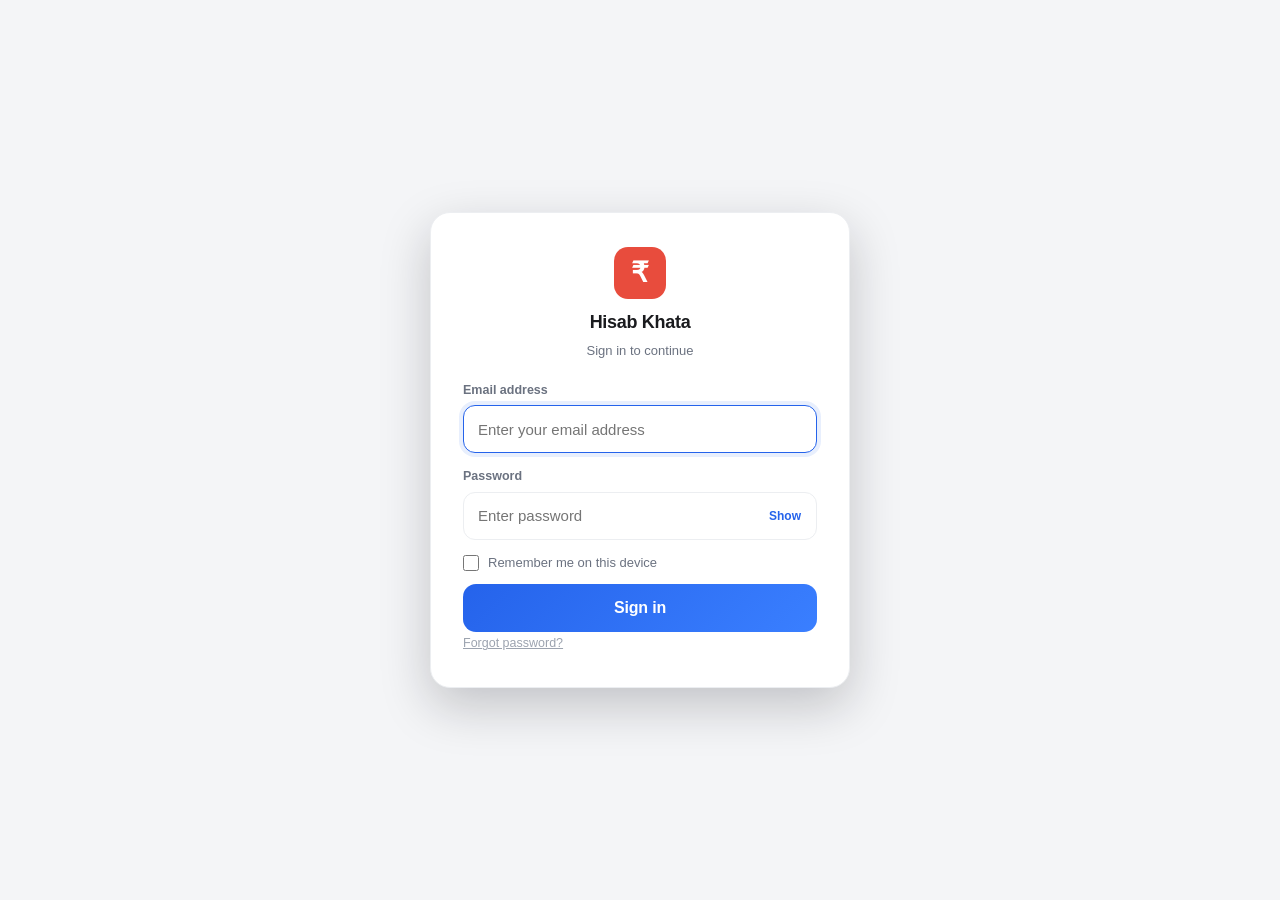
<file: index.html>
<!DOCTYPE html>
<html lang="en" data-theme="light">
<head>
<meta charset="UTF-8">
<meta name="viewport" content="width=device-width, initial-scale=1.0">
<meta name="color-scheme" content="light dark">
<meta name="theme-color" content="#F4F5F7" id="metaTheme">
<script>
try{
  var hisabTheme=localStorage.getItem('hisab-theme')==='dark'?'dark':'light';
  document.documentElement.setAttribute('data-theme',hisabTheme);
  document.documentElement.style.colorScheme=hisabTheme;
  document.getElementById('metaTheme')?.setAttribute('content',hisabTheme==='dark'?'#0B0D10':'#F4F5F7');
}catch(e){}
</script>
<title>Hisab Khata</title>
<link rel="stylesheet" href="style.css?v=20260917-darkfix">
<link rel="icon" href="data:image/svg+xml,<svg xmlns='http://www.w3.org/2000/svg' viewBox='0 0 100 100'><rect width='100' height='100' rx='24' fill='%23E84C3D'/><text y='70' x='50' font-size='55' text-anchor='middle' fill='white' font-family='sans-serif' font-weight='bold'>₹</text></svg>">
</head>
<body>

<svg style="display:none" xmlns="http://www.w3.org/2000/svg">
<defs>
<g id="i-plus" fill="none" stroke="currentColor" stroke-width="2.4" stroke-linecap="round"><line x1="12" y1="5" x2="12" y2="19"/><line x1="5" y1="12" x2="19" y2="12"/></g>
<g id="i-minus" fill="none" stroke="currentColor" stroke-width="2.4" stroke-linecap="round"><line x1="5" y1="12" x2="19" y2="12"/></g>
<g id="i-x" fill="none" stroke="currentColor" stroke-width="2.4" stroke-linecap="round"><line x1="18" y1="6" x2="6" y2="18"/><line x1="6" y1="6" x2="18" y2="18"/></g>
<g id="i-search" fill="none" stroke="currentColor" stroke-width="2" stroke-linecap="round"><circle cx="11" cy="11" r="7"/><line x1="21" y1="21" x2="16.5" y2="16.5"/></g>
<g id="i-back" fill="none" stroke="currentColor" stroke-width="2.4" stroke-linecap="round" stroke-linejoin="round"><line x1="19" y1="12" x2="5" y2="12"/><polyline points="12 19 5 12 12 5"/></g>
<g id="i-phone" fill="none" stroke="currentColor" stroke-width="2" stroke-linecap="round" stroke-linejoin="round"><path d="M22 16.92v3a2 2 0 0 1-2.18 2 19.79 19.79 0 0 1-8.63-3.07 19.5 19.5 0 0 1-6-6 19.79 19.79 0 0 1-3.07-8.67A2 2 0 0 1 4.11 2h3a2 2 0 0 1 2 1.72 12.84 12.84 0 0 0 .7 2.81 2 2 0 0 1-.45 2.11L8.09 9.91a16 16 0 0 0 6 6l1.27-1.27a2 2 0 0 1 2.11-.45 12.84 12.84 0 0 0 2.81.7A2 2 0 0 1 22 16.92z"/></g>
<g id="i-whatsapp" fill="none" stroke="currentColor" stroke-width="2" stroke-linecap="round" stroke-linejoin="round"><path d="M12 3a9 9 0 0 0-7.8 13.5L3 21l4.7-1.2A9 9 0 1 0 12 3z"/><path d="M8.6 9.2c0 3.5 3 6.5 6.5 6.5l2-2.5-2.5-1-1 1c-1.5-.8-2.5-1.8-3.3-3.3l1-1-1-2.5-2.5 2z" fill="currentColor" stroke="none"/></g>
<g id="i-dots" fill="currentColor" stroke="none"><circle cx="12" cy="5" r="2"/><circle cx="12" cy="12" r="2"/><circle cx="12" cy="19" r="2"/></g>
<g id="i-download" fill="none" stroke="currentColor" stroke-width="2" stroke-linecap="round" stroke-linejoin="round"><path d="M21 15v4a2 2 0 0 1-2 2H5a2 2 0 0 1-2-2v-4"/><polyline points="7 10 12 15 17 10"/><line x1="12" y1="15" x2="12" y2="3"/></g>
<g id="i-call" fill="none" stroke="currentColor" stroke-width="2" stroke-linecap="round" stroke-linejoin="round"><path d="M22 16.92v3a2 2 0 0 1-2.18 2 19.79 19.79 0 0 1-8.63-3.07 19.5 19.5 0 0 1-6-6 19.79 19.79 0 0 1-3.07-8.67A2 2 0 0 1 4.11 2h3a2 2 0 0 1 2 1.72 12.84 12.84 0 0 0 .7 2.81 2 2 0 0 1-.45 2.11L8.09 9.91a16 16 0 0 0 6 6l1.27-1.27a2 2 0 0 1 2.11-.45 12.84 12.84 0 0 0 2.81.7A2 2 0 0 1 22 16.92z"/></g>
<g id="i-cog" fill="none" stroke="currentColor" stroke-width="2" stroke-linecap="round" stroke-linejoin="round"><circle cx="12" cy="12" r="3"/><path d="M19.4 15a1.65 1.65 0 0 0 .33 1.82l.06.06a2 2 0 0 1 0 2.83 2 2 0 0 1-2.83 0l-.06-.06a1.65 1.65 0 0 0-1.82-.33 1.65 1.65 0 0 0-1 1.51V21a2 2 0 0 1-2 2 2 2 0 0 1-2-2v-.09A1.65 1.65 0 0 0 9 19.4a1.65 1.65 0 0 0-1.82.33l-.06.06a2 2 0 0 1-2.83 0 2 2 0 0 1 0-2.83l.06-.06a1.65 1.65 0 0 0 .33-1.82 1.65 1.65 0 0 0-1.51-1H3a2 2 0 0 1-2-2 2 2 0 0 1 2-2h.09A1.65 1.65 0 0 0 4.6 9a1.65 1.65 0 0 0-.33-1.82l-.06-.06a2 2 0 0 1 0-2.83 2 2 0 0 1 2.83 0l.06.06a1.65 1.65 0 0 0 1.82.33H9a1.65 1.65 0 0 0 1-1.51V3a2 2 0 0 1 2-2 2 2 0 0 1 2 2v.09a1.65 1.65 0 0 0 1 1.51 1.65 1.65 0 0 0 1.82-.33l.06-.06a2 2 0 0 1 2.83 0 2 2 0 0 1 0 2.83l-.06.06a1.65 1.65 0 0 0-.33 1.82V9a1.65 1.65 0 0 0 1.51 1H21a2 2 0 0 1 2 2 2 2 0 0 1-2 2h-.09a1.65 1.65 0 0 0-1.51 1z"/></g>
<g id="i-upload" fill="none" stroke="currentColor" stroke-width="2" stroke-linecap="round" stroke-linejoin="round"><path d="M21 15v4a2 2 0 0 1-2 2H5a2 2 0 0 1-2-2v-4"/><polyline points="17 8 12 3 7 8"/><line x1="12" y1="3" x2="12" y2="15"/></g>
<g id="i-bell" fill="none" stroke="currentColor" stroke-width="2" stroke-linecap="round" stroke-linejoin="round"><path d="M18 8A6 6 0 0 0 6 8c0 7-3 9-3 9h18s-3-2-3-9"/><path d="M13.73 21a2 2 0 0 1-3.46 0"/></g>
<g id="i-lock" fill="none" stroke="currentColor" stroke-width="2" stroke-linecap="round" stroke-linejoin="round"><rect x="3" y="11" width="18" height="11" rx="2"/><path d="M7 11V7a5 5 0 0 1 10 0v4"/></g>
</defs>
</svg>

<div class="app" id="app">

  <!-- ============ HOME (parties list) ============ -->
  <div class="screen" id="screen-home">
    <header class="top">
      <div class="top-brand"><span class="logo">₹</span><span class="brand-name">Hisab Khata</span></div>
      <div class="top-actions no-center">
        <button class="icon-btn" id="searchBtn"><svg viewBox="0 0 24 24"><use href="#i-search"/></svg></button>
        <button class="icon-btn" id="downloadBtn"><svg viewBox="0 0 24 24"><use href="#i-download"/></svg></button>
        <button class="icon-btn" id="addBtn"><svg viewBox="0 0 24 24"><use href="#i-plus"/></svg></button>
        <button class="icon-btn" id="bellBtn"><svg viewBox="0 0 24 24"><use href="#i-bell"/></svg><span class="bell-dot hidden" id="bellDot"></span></button>
        <button class="icon-btn" id="settingsBtn"><svg viewBox="0 0 24 24"><use href="#i-cog"/></svg></button>
      </div>
    </header>

    <div class="search-row hidden" id="searchRow">
      <div class="search-box"><svg viewBox="0 0 24 24"><use href="#i-search"/></svg><input id="partySearch" placeholder="Search supplier, bill, note, amount…" autocomplete="off"><button class="search-clear hidden" id="searchClear" type="button" aria-label="Clear search"><svg viewBox="0 0 24 24"><use href="#i-x"/></svg></button></div>
    </div>

    <div class="group-row hidden" id="groupRow"></div>

    <div class="home-summary">
      <div class="home-sum-seg">
        <span class="home-sum-k">Suppliers</span>
        <span class="home-sum-n" id="partyCount">0</span>
      </div>
      <div class="home-sum-divider"></div>
      <div class="home-sum-seg">
        <span class="home-sum-k">Total amount to pay</span>
        <span class="home-sum-v" id="headerToPay">₹0</span>
      </div>
    </div>

    <div class="section">
      <div class="party-list" id="partyList"></div>
    </div>
  </div>

  <!-- ============ KHATA (single party ledger) ============ -->
  <div class="screen hidden" id="screen-khata">
    <header class="top">
      <button class="icon-btn" id="backBtn"><svg viewBox="0 0 24 24"><use href="#i-back"/></svg></button>
      <div class="top-party" id="khataParty"></div>
      <div class="top-actions">
        <button class="icon-btn" id="khataCall"><svg viewBox="0 0 24 24"><use href="#i-phone"/></svg></button>
        <button class="icon-btn" id="khataMenu"><svg viewBox="0 0 24 24"><use href="#i-dots"/></svg></button>
      </div>
    </header>

    <div class="khata-balance" id="khataBalance"></div>

    <div class="khata-list" id="khataList"></div>

    <div class="fab-dock">
      <button class="fab gave" id="gaveBtn"><svg viewBox="0 0 24 24"><use href="#i-plus"/></svg><span>Purchase</span></button>
      <button class="fab got" id="gotBtn"><span>Payment</span><svg viewBox="0 0 24 24"><use href="#i-plus"/></svg></button>
    </div>
  </div>

  <!-- ============ FAB (home) ============ -->

</div>

<!-- ============ MODALS ============ -->
<div class="overlay" id="overlay"><div id="modalMount"></div></div>
<div class="lightbox" id="lightbox"></div>
<div class="toasts" id="toasts"></div>
<div id="printArea"></div>
<input type="file" id="restoreInput" accept=".json,application/json" style="display:none">

<!-- ============ LOGIN ============ -->
<div class="lock-screen hidden" id="lockScreen">
  <div class="lock-card">
    <div class="lock-logo">₹</div>
    <div class="lock-title">Hisab Khata</div>
    <div class="lock-sub" id="lockSub">Secure sign-in</div>
    <div class="login-form">
      <div class="login-field"><label>Email address</label><input id="loginUser" type="email" autocomplete="username" placeholder="Enter your email address"></div>
      <div class="login-field"><label>Password</label><div class="password-wrap"><input id="loginPass" type="password" autocomplete="current-password" placeholder="Enter password"><button type="button" class="password-toggle" id="loginPassToggle" aria-label="Show password">Show</button></div></div>
      <label class="remember-row"><input id="rememberMe" type="checkbox"><span>Remember me on this device</span></label>
      <div class="login-err hidden" id="loginErr" role="alert" aria-live="polite">Invalid email or password</div>
      <button class="big-save primary" id="loginBtn" type="button">Sign in</button>
      <button class="lock-link" id="loginForgot">Forgot password?</button>
    </div>
  </div>
</div>
<script src="app.js?v=20260917-restore-samecloud"></script>
</body>
</html>
</file>
<file: style.css>
/* ============================================================
   Purchase & Payment — Supplier Book
   style.css
   ============================================================ */
:root{
  --red:#E84C3D; --red-dark:#D63A2B; --green:#1FA56E; --green-dark:#178C5C;
  --blue:#2563EB; --amber:#D97706;
  --bg:#F4F5F7; --card:#FFFFFF; --txt:#1A1B1E; --sub:#6B7280; --meta:#9CA3AF;
  --line:#ECEEF1; --line2:#DFE2E6;
  --shadow-sm:0 1px 2px rgba(16,20,28,.06);
  --shadow-md:0 6px 18px rgba(16,20,28,.10);
  --shadow-lg:0 18px 50px rgba(16,20,28,.22);
  --r:16px; --r-sm:12px;
  --trans-fast:0.12s cubic-bezier(0.2, 0.9, 0.3, 1);
  --trans-base:0.18s cubic-bezier(0.2, 0.9, 0.3, 1);
  color-scheme:light;
}
html[data-theme="dark"]{
  --bg:#0F1013; --card:#17181D; --txt:#ECEDF1; --sub:#9AA0AB; --meta:#6E7480;
  --line:#25272E; --line2:#30333B;
  --red:#F0604E; --green:#2BB87F; --blue:#4C82F0; --amber:#E89535;
  --shadow-sm:0 1px 2px rgba(0,0,0,.4);
  --shadow-md:0 6px 18px rgba(0,0,0,.5);
  color-scheme:dark;
}

*{margin:0;padding:0;box-sizing:border-box}
html,body{height:100%}
body{
  font-family:-apple-system,BlinkMacSystemFont,'Segoe UI',Inter,Roboto,Helvetica,Arial,sans-serif;
  background:var(--bg); color:var(--txt); font-size:14px; line-height:1.45;
  -webkit-font-smoothing:antialiased;
}
::-webkit-scrollbar{width:9px}
::-webkit-scrollbar-thumb{background:var(--line2);border-radius:5px}
button{font-family:inherit;cursor:pointer}
input,select,textarea{font-family:inherit;font-size:15px;color:var(--txt)}

.app{max-width:560px;margin:0 auto;min-height:100vh;position:relative;background:var(--bg)}

/* ========== MOBILE OPTIMIZATION ========== */
@media (max-width:420px){
  .app{max-width:100%}
  .top{padding:10px 14px;gap:8px}
  .top-brand{font-size:17px}
  .logo{width:32px;height:32px;font-size:17px}
  .icon-btn{width:40px;height:40px}
  .home-summary{margin:12px 14px 4px;padding:12px 14px;gap:8px}
  .home-sum-k{font-size:11px}
  .home-sum-n{font-size:14px}
  .home-sum-v{font-size:14px}
  .section{padding:12px 14px}
  .party-list{gap:8px}
  .party{padding:12px 13px;gap:11px;border-radius:14px}
  .party-av{width:42px;height:42px;font-size:14px}
  .party-name{font-size:14px}
  .party-sub{font-size:11px}
  .party-bal{font-size:13.5px}
  .party-tag{font-size:9px;padding:2px 6px}
  .search-row{padding:10px 14px}
  .search-box{padding:9px 12px;gap:8px}
  .search-box input{font-size:14px}
  .field input, .field select{padding:12px 13px;font-size:14px}
  .field label{font-size:12px;margin-bottom:6px}
  .fab{padding:15px}
  .fab-dock{gap:10px;padding:14px 14px 18px}
  .khata-list{padding:12px 14px 110px}
  .khata-entry{gap:11px;padding:11px 0}
  .khata-entry .sign{width:36px;height:36px;font-size:16px}
  .sheet{border-radius:18px 18px 0 0}
  .sheet-head{padding:12px 16px 4px}
  .sheet-head h3{font-size:16px}
  .sheet-body{padding:4px 16px 16px}
}

@media (max-width:360px){
  .home-sum-seg{gap:6px}
  .home-summary{gap:6px}
  .party{padding:11px 12px}
  .party-av{width:40px;height:40px}
  .khata-entry{gap:10px}
}


/* ---------- top bar ---------- */
.top{
  display:flex;align-items:center;justify-content:space-between;
  padding:12px 18px;background:var(--card);border-bottom:1px solid var(--line);
  position:sticky;top:0;z-index:20;
}
.top-brand{font-size:19px;font-weight:800;letter-spacing:-.3px;display:flex;align-items:center;gap:9px}
.brand-txt{display:flex;flex-direction:column;line-height:1.1}
.brand-name{font-size:19px;font-weight:800;letter-spacing:-.3px}
.brand-sub{font-size:11px;font-weight:600;color:var(--green);letter-spacing:0}

/* ---------- home summary (Suppliers · count · total to pay, one row) ---------- */
.home-summary{
  display:flex;align-items:center;justify-content:space-between;gap:12px;
  margin:16px 18px 6px;padding:14px 16px;
  background:var(--card);border:1px solid var(--line);border-radius:var(--r);
}
.home-sum-seg{display:flex;align-items:center;gap:8px;min-width:0}
.home-sum-k{font-size:12.5px;font-weight:600;color:var(--sub)}
.home-sum-n{font-size:15px;font-weight:800;color:var(--txt);font-variant-numeric:tabular-nums}
.home-sum-v{font-size:16px;font-weight:800;color:var(--green);font-variant-numeric:tabular-nums;white-space:nowrap}
.home-sum-divider{width:1px;height:22px;background:var(--line2)}
.logo{
  width:34px;height:34px;border-radius:10px;background:var(--red);color:#fff;font-weight:800;
  display:flex;align-items:center;justify-content:center;font-size:19px;
}
.top-actions{display:flex;gap:6px;justify-self:end}
.top-party{flex:1;text-align:center;font-size:16px;font-weight:700;overflow:hidden;text-overflow:ellipsis;white-space:nowrap;padding:0 6px;justify-self:center}
.icon-btn{
  width:46px;height:46px;border-radius:13px;background:transparent;border:0;
  display:flex;align-items:center;justify-content:center;color:var(--sub);
}
.icon-btn:hover{background:var(--bg)}
.icon-btn svg{width:24px;height:24px}

/* ---------- search ---------- */
.search-row{padding:12px 18px;background:var(--card);border-bottom:1px solid var(--line)}
.search-box{
  display:flex;align-items:center;gap:9px;background:var(--bg);border:1px solid var(--line);
  border-radius:12px;padding:10px 14px;
}
.search-box svg{width:17px;height:17px;color:var(--meta)}
.search-box input{border:0;background:transparent;outline:none;flex:1;font-size:15px;color:var(--txt)}
.search-clear{
  width:26px;height:26px;border-radius:50%;border:0;background:var(--line2);
  display:flex;align-items:center;justify-content:center;flex-shrink:0;color:var(--sub);
  cursor:pointer;transition:background .12s;
}
.search-clear:hover{background:var(--line);color:var(--txt)}
.search-clear svg{width:13px;height:13px;color:inherit}

/* ---------- summary ---------- */
.summary{display:grid;grid-template-columns:1fr 1fr;gap:10px;padding:16px 18px 6px}
.sum-card{
  background:var(--card);border:1px solid var(--line);border-radius:var(--r);
  padding:14px 16px;
}
.sum-card:first-child{grid-column:1/-1}
.sum-card .sum-lbl{font-size:12px;font-weight:600;color:var(--sub)}
.sum-card .sum-val{font-size:20px;font-weight:800;letter-spacing:-.4px;margin-top:4px;font-variant-numeric:tabular-nums}
.sum-card.green .sum-val{color:var(--green)}
.sum-card.red .sum-val{color:var(--red)}
.sum-card.neutral .sum-val{color:var(--txt)}

/* ---------- section + party list ---------- */
.section{padding:16px 18px}
.section-head{display:flex;align-items:center;justify-content:space-between;margin-bottom:10px}
.section-head h2{font-size:16px;font-weight:700}
.count{font-size:12px;color:var(--meta);font-weight:600}
.party-list{display:flex;flex-direction:column;gap:10px;padding-bottom:90px}

.party{
  display:flex;align-items:center;gap:13px;background:var(--card);border:1px solid var(--line);
  border-radius:var(--r);padding:14px 15px;text-align:left;
  transition:box-shadow var(--trans-fast), transform var(--trans-fast), border-color var(--trans-base);
  width:100%;position:relative;
}
.party::before{
  content:'';position:absolute;inset:0;background:var(--bg);opacity:0;border-radius:var(--r);
  transition:opacity var(--trans-base);pointer-events:none;
}
.party:hover{
  box-shadow:var(--shadow-md);transform:translateY(-2px);border-color:var(--blue);
}
.party:hover::before{opacity:0.3}
.party-av{
  width:46px;height:46px;border-radius:50%;flex-shrink:0;display:flex;align-items:center;justify-content:center;
  font-size:16px;font-weight:700;color:#fff;background:linear-gradient(135deg, var(--blue), var(--blue));
  box-shadow:0 2px 8px rgba(0,0,0,.12);
  transition:transform var(--trans-fast), box-shadow var(--trans-fast);
  position:relative;z-index:1;
}
.party:hover .party-av{transform:scale(1.08);box-shadow:0 4px 12px rgba(0,0,0,.18)}
.party-main{flex:1;min-width:0;position:relative;z-index:1}
.party-name{
  font-size:16px;font-weight:800;white-space:nowrap;overflow:hidden;text-overflow:ellipsis;
  letter-spacing:-0.3px;color:var(--txt);
}
.party-sub{
  font-size:13px;color:var(--sub);margin-top:3px;white-space:nowrap;overflow:hidden;text-overflow:ellipsis;
  font-weight:500;
}
.party-right{
  text-align:right;flex-shrink:0;display:flex;flex-direction:column;gap:5px;
  align-items:flex-end;position:relative;z-index:1;
}
.party-bal{
  font-size:16px;font-weight:800;font-variant-numeric:tabular-nums;letter-spacing:-0.3px;
  transition:transform var(--trans-fast);
}
.party:hover .party-bal{transform:scale(1.06)}
.party-bal.you-get{color:var(--green)}
.party-bal.you-give{color:var(--red)}
.party-tag{
  font-size:10.5px;color:var(--meta);font-weight:700;text-transform:uppercase;letter-spacing:0.2px;
  margin-top:2px;transition:all var(--trans-base);
}
.party-tag.overdue{
  color:#fff;background:var(--red);padding:4px 10px;border-radius:6px;
  font-weight:800;box-shadow:0 2px 8px rgba(232,76,61,.3);
}
.party-tag.due-soon{
  color:#fff;background:var(--amber);padding:4px 10px;border-radius:6px;
  font-weight:800;box-shadow:0 2px 8px rgba(217,119,6,.3);
}
.party-tag.soon{
  color:#fff;background:var(--blue);padding:4px 10px;border-radius:6px;
  font-weight:800;box-shadow:0 2px 8px rgba(37,99,235,.3);
}

/* ========== STATUS BADGE INDICATORS ========== */
.party-status{
  display:inline-flex;align-items:center;gap:4px;
  font-size:10px;font-weight:700;padding:2px 8px;border-radius:999px;
  text-transform:uppercase;letter-spacing:0.2px;
  animation:slideIn var(--trans-base);
}
.party-status.balance-positive{background:rgba(31,165,110,.15);color:var(--green)}
.party-status.balance-negative{background:rgba(232,76,61,.15);color:var(--red)}
.party-status.balance-zero{background:rgba(148,163,184,.10);color:var(--meta)}
.party-status::before{
  content:'●';font-size:5px;
}
@keyframes slideIn{
  from{opacity:0;transform:translateX(-4px)}
  to{opacity:1;transform:translateX(0)}
}

.empty{padding:44px 20px;text-align:center;color:var(--meta)}
.empty .big{font-size:40px;margin-bottom:8px}
.empty p{font-size:14px;font-weight:600;color:var(--sub)}
.empty small{font-size:12px;color:var(--meta)}

/* ---------- khata date filter ---------- */
.khata-date-filter{padding:0 18px;margin:10px 0 2px}
.khata-date-filter:empty{display:none}
.date-filter{display:flex;gap:7px;overflow-x:auto;padding-bottom:2px}
.df-chip{
  flex-shrink:0;padding:7px 13px;border-radius:999px;border:1px solid var(--line2);
  background:var(--card);font-size:12.5px;font-weight:600;color:var(--sub);transition:all .14s;
}
.df-chip.active{background:var(--txt);border-color:var(--txt);color:var(--bg)}
.df-custom{display:flex;align-items:center;gap:8px;margin-top:9px}
.df-custom span{font-size:12px;color:var(--meta)}
.df-custom input{
  flex:1;padding:9px 11px;border:1.5px solid var(--line);border-radius:10px;outline:none;
  background:var(--card);font-size:13px;color:var(--txt);
}
.df-custom input:focus{border-color:var(--blue)}

/* ---------- khata bank card ---------- */
.khata-bank{padding:0 18px}
.khata-bank:not(:empty){margin:14px 0 2px}
.khata-bank{background:transparent}
.kb-head{display:flex;align-items:center;justify-content:space-between;margin-bottom:8px}
.kb-title{font-size:13px;font-weight:700;color:var(--sub)}
.kb-copy{font-size:12px;font-weight:600;color:var(--blue);background:transparent;border:1px solid var(--line);border-radius:8px;padding:5px 12px}
.kb-copy:hover{background:var(--bg)}
.kb-edit{font-size:12px;font-weight:600;color:var(--blue);background:transparent;border:1px solid var(--line);border-radius:8px;padding:5px 12px}
.kb-edit:hover{background:var(--bg)}
.kb-empty{background:var(--card);border:1px dashed var(--line2);border-radius:var(--r);padding:14px;text-align:center;font-size:12.5px;color:var(--meta)}
.kb-grid{
  background:var(--card);border:1px solid var(--line);border-radius:var(--r);padding:6px 14px;
  display:grid;grid-template-columns:1fr 1fr;gap:6px 16px;
}
.kb-item{display:flex;flex-direction:column;padding:8px 0;min-width:0}
.kb-item.full{grid-column:1/-1;border-bottom:1px solid var(--line)}
.kb-lbl{font-size:11px;color:var(--meta);font-weight:600;text-transform:uppercase;letter-spacing:.3px}
.kb-val{font-size:14px;font-weight:600;color:var(--txt);word-break:break-all;font-variant-numeric:tabular-nums}

/* ---------- settings ---------- */
.settings-note{font-size:12.5px;color:var(--sub);background:var(--bg);border:1px solid var(--line);border-radius:12px;padding:12px 14px;margin-bottom:4px;line-height:1.5}
.set-row{display:flex;align-items:center;justify-content:space-between;padding:13px 15px;border:1px solid var(--line);border-radius:12px;background:var(--card)}
.set-label{font-size:14.5px;font-weight:600;color:var(--txt)}
.set-select{
  flex:0 0 auto;padding:8px 10px;border:1.5px solid var(--line);border-radius:9px;
  background:var(--bg);font-size:13.5px;font-weight:600;color:var(--txt);outline:none;
  cursor:pointer;
}
.set-select:focus{border-color:var(--blue)}
.switch{width:46px;height:26px;border-radius:999px;border:0;background:var(--line2);position:relative;flex-shrink:0;transition:background .18s}
.switch .knob{position:absolute;top:3px;left:3px;width:20px;height:20px;border-radius:50%;background:#fff;box-shadow:0 1px 3px rgba(0,0,0,.25);transition:transform .18s}
.switch.on{background:var(--green)}
.switch.on .knob{transform:translateX(20px)}

/* ---------- khata view ---------- */
.khata-balance{
  background:linear-gradient(135deg, var(--card), rgba(255,255,255,0.8));
  border-bottom:2px solid var(--line);padding:20px;text-align:center;
  transition:all var(--trans-base);
}
.khata-balance .amt{
  font-size:32px;font-weight:900;letter-spacing:-.6px;font-variant-numeric:tabular-nums;
  transition:transform var(--trans-base);
}
.khata-balance .lbl{
  font-size:12px;font-weight:700;margin-top:4px;color:var(--sub);text-transform:uppercase;letter-spacing:0.2px;
}
.khata-balance.you-get .amt{color:var(--green);text-shadow:0 2px 8px rgba(31,165,110,.15)}
.khata-balance.you-give .amt{color:var(--red);text-shadow:0 2px 8px rgba(232,76,61,.15)}
.khata-balance:hover .amt{transform:scale(1.02)}

.khata-list{display:flex;flex-direction:column;padding:14px 18px 110px}
.khata-entry{
  display:flex;gap:13px;padding:14px 12px;border:1px solid var(--line);border-radius:var(--r-sm);
  background:var(--card);transition:all var(--trans-base);margin-bottom:8px;
}
.khata-entry.bill-paid{opacity:.58;filter:saturate(.7)}
.khata-entry.bill-paid .ke-amt,
.khata-entry.bill-paid .ke-note,
.khata-entry.bill-paid .ke-date,
.khata-entry.bill-paid .ke-bal{color:var(--meta)!important}
.khata-entry:hover{
  border-color:var(--blue);box-shadow:0 2px 8px rgba(37,99,235,.08);
  transform:translateX(2px);
}
.khata-entry .sign{
  width:40px;height:40px;border-radius:12px;flex-shrink:0;display:flex;align-items:center;justify-content:center;
  font-size:19px;font-weight:800;box-shadow:0 2px 6px rgba(0,0,0,.08);
  transition:transform var(--trans-fast);
}
.khata-entry:hover .sign{transform:scale(1.08)}
.khata-entry.you-get .sign{background:rgba(31,165,110,.15);color:var(--green)}
.khata-entry.you-give .sign{background:rgba(232,76,61,.15);color:var(--red)}
.khata-entry .ke-main{flex:1;min-width:0}
.khata-entry .ke-amt{
  font-size:16px;font-weight:900;font-variant-numeric:tabular-nums;letter-spacing:-0.3px;
  transition:color var(--trans-fast);
}
.khata-entry.you-get .ke-amt{color:var(--green)}
.khata-entry.you-give .ke-amt{color:var(--red)}
.khata-entry .ke-note{font-size:13px;color:var(--txt);margin-top:2px;font-weight:600}
.khata-entry .ke-date{font-size:11px;color:var(--meta);margin-top:3px;font-weight:500}
.khata-entry .ke-bal{font-size:12px;color:var(--meta);text-align:right;font-variant-numeric:tabular-nums;white-space:nowrap;font-weight:700}
.khata-entry.opening{opacity:.75;border-style:dashed}
.khata-entry.opening .sign{background:rgba(100,116,139,.12);color:var(--meta)}

/* ---------- FAB ---------- */
.fab-add{
  position:fixed;bottom:22px;right:max(22px,calc(50% - 268px));width:66px;height:66px;border-radius:50%;
  background:linear-gradient(135deg, var(--red), #F07556);color:#fff;border:0;
  box-shadow:var(--shadow-lg);
  display:flex;align-items:center;justify-content:center;z-index:50;
  transition:all var(--trans-fast);
}
.fab-add:hover{transform:scale(1.08);box-shadow:0 20px 60px rgba(232,76,61,.35)}
.fab-add:active{transform:scale(.94)}
.fab-add svg{width:32px;height:32px}

.fab-dock{
  position:fixed;bottom:0;left:50%;transform:translateX(-50%);width:100%;max-width:560px;
  display:flex;gap:12px;padding:16px 18px 20px;
  background:linear-gradient(to top, var(--bg) 70%, rgba(244,245,247,0.4));
  backdrop-filter:blur(10px);
  z-index:40;border-top:1px solid var(--line);
  animation:slideUpFab var(--trans-base);
}
@keyframes slideUpFab{
  from{transform:translateX(-50%) translateY(100%);opacity:0}
  to{transform:translateX(-50%) translateY(0);opacity:1}
}
.fab{
  flex:1;display:flex;align-items:center;justify-content:center;gap:9px;
  padding:17px;border-radius:14px;color:#fff;font-size:16px;font-weight:800;border:0;
  box-shadow:var(--shadow-md);transition:all var(--trans-base);
  letter-spacing:-0.3px;
}
.fab:hover{transform:translateY(-2px);box-shadow:var(--shadow-lg)}
.fab:active{transform:scale(.97)}
.fab svg{width:22px;height:22px}
.fab.gave{background:linear-gradient(135deg, var(--red), #F07556)}
.fab.got{background:linear-gradient(135deg, var(--green), #2AB872)}

/* ---------- MODAL / SHEET ---------- */
.overlay{
  position:fixed;inset:0;background:rgba(8,10,14,.5);z-index:100;display:none;
  align-items:flex-end;justify-content:center;opacity:0;
  transition:opacity var(--trans-base);
}
html[data-theme="dark"] .overlay{background:rgba(0,0,0,.7)}
.overlay.open{display:flex;opacity:1}
.sheet{
  background:var(--card);border-radius:20px 20px 0 0;width:100%;max-width:560px;
  max-height:92vh;overflow-y:auto;
  animation:slideUpSheet var(--trans-base) cubic-bezier(0.2, 0.9, 0.3, 1);
}
@keyframes slideUpSheet{
  from{transform:translateY(40px);opacity:0;border-radius:12px}
  to{transform:translateY(0);opacity:1;border-radius:20px 20px 0 0}
}
.sheet.closing{
  animation:slideDownSheet var(--trans-base) cubic-bezier(0.2, 0.9, 0.3, 1) forwards;
}
@keyframes slideDownSheet{
  from{transform:translateY(0);opacity:1}
  to{transform:translateY(40px);opacity:0}
}
.sheet-handle{
  width:42px;height:4px;background:var(--line2);border-radius:2px;margin:12px auto 0;
  transition:background var(--trans-base);
}
.sheet:hover .sheet-handle{background:var(--line)}

/* ---------- lightbox (full-size photo viewer) ---------- */
.lightbox{
  position:fixed;inset:0;z-index:300;display:none;opacity:0;
  transition:opacity var(--trans-base);
}
.lightbox.open{display:block;opacity:1}
.lb-backdrop{
  position:absolute;inset:0;background:rgba(0,0,0,.88);
  animation:fadeIn var(--trans-base);
}
@keyframes fadeIn{
  from{opacity:0}
  to{opacity:1}
}
.lb-stage{position:absolute;inset:0;display:flex;align-items:center;justify-content:center}
.lb-img{
  max-width:94vw;max-height:88vh;object-fit:contain;border-radius:8px;box-shadow:0 20px 60px rgba(0,0,0,.6);
  animation:zoomIn var(--trans-base);
}
@keyframes zoomIn{
  from{opacity:0;transform:scale(0.94)}
  to{opacity:1;transform:scale(1)}
}
.lb-close{
  position:absolute;top:16px;right:16px;width:42px;height:42px;border-radius:50%;
  background:rgba(255,255,255,.12);border:0;color:#fff;display:flex;align-items:center;justify-content:center;
  z-index:2;transition:all var(--trans-base);
  backdrop-filter:blur(4px);
}
.lb-close svg{width:22px;height:22px}
.lb-close:hover{background:rgba(255,255,255,.24);transform:scale(1.08)}
.lb-nav{
  position:absolute;top:50%;transform:translateY(-50%);width:48px;height:48px;border-radius:50%;
  background:rgba(255,255,255,.14);border:0;color:#fff;display:flex;align-items:center;justify-content:center;
  z-index:2;cursor:pointer;transition:all var(--trans-base);
  backdrop-filter:blur(4px);
}
.lb-nav svg{width:26px;height:26px}
.lb-nav:hover{background:rgba(255,255,255,.28);transform:translateY(-50%) scale(1.1)}
.lb-prev{left:14px}
.lb-next{right:14px}
.lb-count{
  position:absolute;bottom:20px;left:50%;transform:translateX(-50%);
  background:rgba(0,0,0,.55);color:#fff;font-size:13px;font-weight:600;
  padding:6px 14px;border-radius:999px;z-index:2;
  animation:slideUp var(--trans-base);
  backdrop-filter:blur(4px);
}
.lb-download{
  position:absolute;right:18px;bottom:18px;z-index:3;
  display:inline-flex;align-items:center;gap:7px;
  padding:9px 13px;border-radius:999px;
  background:rgba(255,255,255,.16);border:1px solid rgba(255,255,255,.24);
  color:#fff;text-decoration:none;font-size:12px;font-weight:700;
  backdrop-filter:blur(4px);transition:background var(--trans-base),transform var(--trans-base);
}
.lb-download:hover{background:rgba(255,255,255,.28);transform:translateY(-1px)}
.lb-download svg{width:16px;height:16px}
@keyframes slideUp{
  from{opacity:0;transform:translateX(-50%) translateY(8px)}
  to{opacity:1;transform:translateX(-50%) translateY(0)}
}
.sheet-head{display:flex;align-items:center;justify-content:space-between;padding:14px 20px 6px}
.sheet-head h3{font-size:17px;font-weight:800}
.sheet-body{padding:6px 20px 20px}
.sheet-close{width:34px;height:34px;border-radius:10px;background:var(--bg);border:0;display:flex;align-items:center;justify-content:center;color:var(--sub)}
.sheet-close svg{width:18px;height:18px}

.bank-sec{border:1px solid var(--line);border-radius:14px;padding:12px 14px 2px;margin-bottom:16px;background:var(--bg)}
.bank-sec-title{font-size:12.5px;font-weight:700;color:var(--txt);text-transform:uppercase;letter-spacing:.3px;margin-bottom:12px}

.field{margin-bottom:16px}
.field label{
  display:block;font-size:12px;font-weight:800;color:var(--txt);margin-bottom:7px;
  text-transform:uppercase;letter-spacing:0.3px;
}
.field label .hint{font-weight:600;color:var(--meta);font-size:11px;text-transform:none;letter-spacing:0}
.field label .req{color:var(--red)}
.field .req{color:var(--red)}
.field input,.field select{
  width:100%;padding:13px 15px;border:2px solid var(--line);border-radius:12px;outline:none;
  background:var(--card);font-size:15px;font-weight:500;color:var(--txt);
  transition:all var(--trans-base);
}
.field input:hover,.field select:hover{border-color:var(--line2)}
.field input:focus,.field select:focus{
  border-color:var(--blue);box-shadow:0 0 0 4px rgba(37,99,235,.1);
  transform:translateY(-1px);
}

.mode-row{display:flex;flex-wrap:wrap;gap:8px}
.mode-chip{
  padding:10px 15px;border-radius:999px;border:2px solid var(--line2);background:var(--card);
  font-size:13px;font-weight:700;color:var(--sub);transition:all var(--trans-base);
  text-transform:uppercase;letter-spacing:0.2px;
}
.mode-chip:hover{border-color:var(--blue);transform:translateY(-1px)}
.mode-chip.active{background:var(--green);border-color:var(--green);color:#fff;box-shadow:0 4px 12px rgba(31,165,110,.3)}

.ke-mode{
  font-size:10.5px;font-weight:700;color:var(--blue);background:rgba(37,99,235,.1);
  padding:2px 7px;border-radius:6px;margin-left:2px;vertical-align:middle;
}
.ke-photo{
  display:inline-flex;align-items:center;gap:4px;
  font-size:11px;font-weight:700;color:var(--amber);background:rgba(217,119,6,.12);
  padding:3px 8px;border-radius:6px;margin-top:4px;border:0;cursor:pointer;font-family:inherit;
}
.ke-photo:hover{background:rgba(217,119,6,.22)}
.bill-due-note{
  display:flex;align-items:center;gap:7px;color:var(--red)!important;
  font-weight:700;
}
.bill-due-badge{
  display:inline-flex;align-items:center;padding:3px 7px;border-radius:5px;
  background:rgba(232,76,61,.13);color:var(--red);
  font-size:10px;font-weight:900;letter-spacing:.4px;
}
.payment-status-note{display:flex;align-items:center;gap:7px;flex-wrap:wrap}
.payment-status-badge{
  display:inline-flex;align-items:center;padding:3px 7px;border-radius:5px;
  font-size:10px;font-weight:900;letter-spacing:.35px;
}
.payment-status-badge.partial{background:rgba(217,119,6,.14);color:var(--amber)}
.payment-status-badge.full{background:rgba(31,165,110,.14);color:var(--green)}

/* ---------- partial payment allocation ---------- */
.alloc-box{border:1px solid var(--line);border-radius:12px;background:var(--card);overflow:hidden}
.alloc-toggle{
  width:100%;display:flex;align-items:center;justify-content:space-between;gap:10px;
  padding:12px 14px;background:var(--bg);border:0;cursor:pointer;
}
.alloc-toggle-label{font-size:13px;font-weight:600;color:var(--txt);text-align:left}
.alloc-chev{width:18px;height:18px;color:var(--meta);transition:transform .2s;flex-shrink:0}
.alloc-toggle.open .alloc-chev{transform:rotate(180deg)}
.alloc-list{display:flex;flex-direction:column;gap:8px;padding:10px;max-height:280px;overflow-y:auto;border-top:1px solid var(--line)}
.alloc-selectall{
  display:flex;align-items:center;gap:10px;padding:10px 12px;margin-bottom:2px;
  border:1px dashed var(--line2);border-radius:11px;background:var(--bg);cursor:pointer;
}
.alloc-selectall input{display:none}
.alloc-selectall .cm{
  width:22px;height:22px;border-radius:7px;border:2px solid var(--line2);
  display:flex;align-items:center;justify-content:center;transition:all .14s;flex-shrink:0;
}
.alloc-selectall input:checked + .cm{background:var(--blue);border-color:var(--blue)}
.alloc-selectall input:checked + .cm::after{content:"✓";color:#fff;font-size:13px;font-weight:800}
.alloc-selectall-label{font-size:13px;font-weight:700;color:var(--sub)}
.alloc-row{
  display:flex;align-items:center;gap:10px;padding:10px 12px;
  border:1px solid var(--line);border-radius:11px;background:var(--card);transition:border-color .14s,background .14s;
}
.alloc-row.active{border-color:var(--green);background:rgba(31,165,110,.06)}
.alloc-check{display:flex;align-items:center;flex-shrink:0;cursor:pointer}
.alloc-check input{display:none}
.alloc-check .cm{
  width:22px;height:22px;border-radius:7px;border:2px solid var(--line2);
  display:flex;align-items:center;justify-content:center;transition:all .14s;flex-shrink:0;
}
.alloc-check input:checked + .cm{background:var(--green);border-color:var(--green)}
.alloc-check input:checked + .cm::after{content:"✓";color:#fff;font-size:13px;font-weight:800}
.alloc-main{flex:1;min-width:0}
.alloc-bill-head{display:flex;align-items:center;justify-content:space-between;gap:10px}
.alloc-title{font-size:13.5px;font-weight:800;color:var(--txt);white-space:nowrap;overflow:hidden;text-overflow:ellipsis}
.alloc-title.alloc-amt-bold{font-size:16px;font-weight:800;letter-spacing:-.3px;font-variant-numeric:tabular-nums}
.alloc-details{display:flex;flex-direction:column;gap:3px;margin-top:5px;color:var(--sub);font-size:11.5px;line-height:1.35}
.alloc-details span{white-space:normal;overflow-wrap:anywhere}
.alloc-details b{color:var(--meta);font-size:10px;text-transform:uppercase;letter-spacing:.2px;margin-right:3px}
.alloc-row.active .alloc-bill-head{color:var(--green)}
.alloc-sub{font-size:11.5px;color:var(--meta);margin-top:2px}
.alloc-total{font-size:12.5px;color:var(--sub);text-align:right;padding:9px 14px;border-top:1px solid var(--line)}
.alloc-total b{color:var(--txt)}

/* photo attachment ---------- */

.attach-actions{display:grid;grid-template-columns:1fr 1fr;gap:8px}
.attach-actions .attach-btn{width:100%;text-align:center}
.attach-pdf{width:32px;height:32px;border-radius:7px;background:var(--red);color:#fff;display:flex;align-items:center;justify-content:center;font-size:9px;font-weight:900}
.attach-btn{
  width:100%;padding:12px 15px;border:1.5px dashed var(--line2);border-radius:12px;
  background:var(--bg);color:var(--sub);font-size:14px;font-weight:600;text-align:left;
}
.attach-btn:active{background:var(--line)}
.attach-list{display:flex;flex-wrap:wrap;gap:8px;margin-top:10px}
.attach-chip{
  display:flex;align-items:center;gap:7px;padding:5px 8px;border:1px solid var(--line);
  border-radius:10px;background:var(--card);font-size:12px;color:var(--sub);font-weight:600;
}
.attach-chip img{width:32px;height:32px;border-radius:7px;object-fit:cover}
.attach-chip button{
  border:0;background:transparent;color:var(--red);font-size:14px;line-height:1;
  padding:2px;cursor:pointer;
}

/* ---------- day book entry ---------- */
.daybook-hint{
  font-size:12.5px;color:var(--sub);line-height:1.45;
  margin:2px 0 14px;padding:10px 12px;border-radius:10px;
  background:var(--bg);border:1px solid var(--line);
}
.sheet.daybook-sheet{max-width:560px}
.daybook-row{
  border:1px solid var(--line);border-radius:var(--r-sm);
  background:var(--card);padding:14px;margin-bottom:10px;
  box-shadow:0 2px 6px rgba(0,0,0,.035);
}
.daybook-row-head{
  display:flex;align-items:center;justify-content:space-between;
  margin-bottom:12px;color:var(--txt);font-size:13px;
}
.daybook-row-head b{font-weight:800}
.daybook-remove{
  width:28px;height:28px;border:0;border-radius:8px;
  background:rgba(232,76,61,.09);color:var(--red);
  font-size:14px;cursor:pointer;
}
.daybook-grid{
  display:grid;grid-template-columns:1fr 1fr;gap:0 10px;
  align-items:start;
}
.daybook-grid .field{margin-bottom:13px}
.daybook-grid .field label{font-size:11px;margin-bottom:6px}
.daybook-grid .field input,.daybook-grid .field select{
  padding:11px 12px;font-size:14px;border-width:1.5px;
}
.daybook-grid .db-payment-fields{
  display:contents;
}
.daybook-grid .db-payment-fields.hidden{display:none}
.daybook-grid .db-attach-list{
  grid-column:1 / -1;margin-top:-4px;margin-bottom:2px;
}
.daybook-add{
  display:block;margin:12px auto 14px;padding:9px 18px;
  border:1px dashed var(--blue);background:rgba(37,99,235,.07);
  color:var(--blue);border-radius:999px;font:700 13px inherit;cursor:pointer;
}
.daybook-add:hover{background:rgba(37,99,235,.13);transform:translateY(-1px)}
.sheet.report-preview-sheet{max-width:min(1100px,100%);max-height:96vh}
.report-preview-body{background:var(--bg);overflow:auto}
.report-preview-actions{position:sticky;top:0;z-index:2;display:flex;justify-content:flex-end;padding:0 0 12px;background:var(--bg)}
.report-preview-actions .big-save{width:auto;padding:10px 16px;margin:0;font-size:13px}
.db-report-gallery{
  position:relative;display:inline-flex;align-items:center;justify-content:center;
  min-width:92px;min-height:58px;padding:3px 22px 3px 22px;
  background:var(--bg);border:1px solid var(--line);border-radius:8px;
}
.db-report-gallery img{
  width:52px;height:52px;object-fit:cover;border-radius:6px;cursor:pointer;
}
.db-report-gallery button{
  position:absolute;width:20px;height:28px;border:0;border-radius:5px;
  background:rgba(0,0,0,.48);color:#fff;font-size:19px;line-height:1;cursor:pointer;
}
.db-report-gallery button:hover{background:rgba(0,0,0,.7)}
.db-gallery-prev{left:2px}
.db-gallery-next{right:2px}
.db-gallery-download{
  position:absolute;right:3px;bottom:3px;width:19px;height:19px;
  display:flex;align-items:center;justify-content:center;border-radius:5px;
  background:var(--blue);color:#fff;text-decoration:none;font-weight:900;font-size:14px;
}
.db-gallery-count{
  position:absolute;left:50%;bottom:3px;transform:translateX(-50%);
  padding:1px 4px;border-radius:4px;background:rgba(0,0,0,.58);
  color:#fff;font-size:9px;font-weight:700;pointer-events:none;
}
@media (max-width:480px){
  .daybook-grid{grid-template-columns:1fr}
  .daybook-grid .db-attach-list{grid-column:auto}
}

/* ---------- menu sections (bank + date filter) ---------- */
.menu-sec{border:1px solid var(--line);border-radius:14px;padding:12px 14px;background:var(--card)}
.menu-sec-head{font-size:11.5px;font-weight:700;color:var(--sub);text-transform:uppercase;letter-spacing:.4px;margin-bottom:10px}
.menu-bank-line{font-size:13.5px;font-weight:600;color:var(--txt);word-break:break-word;line-height:1.5}
.menu-bank-line.muted{color:var(--meta)}
.menu-sec-actions{display:flex;gap:8px;margin-top:10px}
.mini-btn{
  flex:1;padding:8px;border-radius:9px;border:1px solid var(--line2);background:var(--bg);
  font-size:12.5px;font-weight:600;color:var(--blue);
}
.mini-btn:active{background:var(--line)}
.menu-date-row{display:flex;gap:7px;flex-wrap:wrap}
.menu-date-row .df-chip{flex:1;text-align:center;min-width:0;padding:8px 6px}

.big-save{
  width:100%;padding:15px;border-radius:13px;border:0;color:#fff;font-size:16px;font-weight:800;
  margin-top:6px;transition:all var(--trans-base);letter-spacing:-0.2px;
}
.big-save.primary{background:linear-gradient(135deg, var(--blue), #3A7FFF)}
.big-save.primary:hover{box-shadow:0 6px 20px rgba(37,99,235,.3);transform:translateY(-1px)}
.big-save.primary:active{transform:scale(.98)}
.big-save.danger{background:linear-gradient(135deg, var(--red), #F07556)}
.big-save.danger:hover{box-shadow:0 6px 20px rgba(232,76,61,.3);transform:translateY(-1px)}
.big-save.green{background:linear-gradient(135deg, var(--green), #2AB872)}
.big-save.green:hover{box-shadow:0 6px 20px rgba(31,165,110,.3);transform:translateY(-1px)}

.dues-box{border:1px solid var(--line);border-radius:12px;overflow:hidden}
.dues-row{display:flex;align-items:center;gap:12px;padding:12px 14px;border-bottom:1px solid var(--line)}
.dues-row:last-child{border-bottom:0}
.dues-row input[type=checkbox]{width:auto;width:18px;height:18px;accent-color:var(--red)}
.dues-row .d-main{flex:1;min-width:0}
.dues-row .d-title{font-size:14px;font-weight:600}
.dues-row .d-sub{font-size:11.5px;color:var(--meta)}
.dues-row .d-amt{font-size:14px;font-weight:700;color:var(--red);font-variant-numeric:tabular-nums}
.dues-empty{padding:18px;text-align:center;color:var(--meta);font-size:13px}

.row-btn{
  display:flex;align-items:center;gap:9px;width:100%;padding:13px 15px;border:1px solid var(--line);
  border-radius:12px;background:var(--card);font-size:14.5px;font-weight:600;color:var(--txt);
}
.row-btn svg{width:18px;height:18px}
.row-btn:hover{background:var(--bg)}

/* toasts */
.toasts{position:fixed;bottom:20px;left:50%;transform:translateX(-50%);z-index:200;display:flex;flex-direction:column;gap:8px;align-items:center}
.toast{
  background:var(--txt);color:var(--bg);padding:12px 20px;border-radius:12px;font-size:14px;font-weight:600;
  box-shadow:var(--shadow-lg);display:flex;align-items:center;gap:9px;animation:up .2s;
}
html[data-theme="dark"] .toast{background:#ECEDF1;color:#111}

.hidden{display:none!important}

/* ---------- group filters & badges ---------- */
.group-row{display:flex;gap:7px;overflow-x:auto;padding:8px 18px 2px;-webkit-overflow-scrolling:touch}
.gchip{
  flex:0 0 auto;padding:7px 14px;border-radius:999px;border:1.5px solid var(--line2);
  background:var(--card);font-size:12.5px;font-weight:600;color:var(--sub);transition:all .14s;
  display:flex;align-items:center;gap:6px;
}
.gchip.active{background:var(--blue);border-color:var(--blue);color:#fff}
.gchip-dot{width:8px;height:8px;border-radius:50%;flex-shrink:0}
.gchip.active .gchip-dot{box-shadow:0 0 0 2px rgba(255,255,255,.5)}
.group-badge{
  display:inline-block;font-size:10px;font-weight:700;
  padding:1px 7px;border-radius:999px;margin-left:6px;vertical-align:middle;
}
.gm-list{display:flex;flex-direction:column;gap:8px;margin-top:4px}
.gm-row{
  display:flex;align-items:center;justify-content:space-between;gap:10px;
  padding:10px 12px;border:1px solid var(--line);border-radius:11px;background:var(--card);
}
.gm-main{display:flex;flex-direction:column;gap:2px;min-width:0}
.gm-name{font-size:14px;font-weight:700;color:var(--txt)}
.gm-count{font-size:11.5px;color:var(--meta)}

/* ---------- audit log ---------- */
.audit-list{display:flex;flex-direction:column;gap:6px}
.audit-row{
  display:flex;align-items:center;justify-content:space-between;gap:10px;
  padding:10px 12px;border:1px solid var(--line);border-radius:11px;background:var(--card);
}
.audit-main{display:flex;align-items:center;gap:9px;min-width:0}
.audit-type{font-size:11px;font-weight:700;padding:3px 8px;border-radius:7px;white-space:nowrap}
.audit-type.audit-add{color:var(--green);background:rgba(31,165,110,.12)}
.audit-type.audit-edit{color:var(--blue);background:rgba(37,99,235,.10)}
.audit-type.audit-del{color:var(--red);background:rgba(232,76,61,.12)}
.audit-subject{font-size:13px;font-weight:600;color:var(--txt);white-space:nowrap;overflow:hidden;text-overflow:ellipsis}
.audit-time{font-size:11px;color:var(--meta);white-space:nowrap;flex-shrink:0}

/* receipt print tweaks */
#printArea .rcpt-head{border-bottom:2px dashed #999}

/* ---------- bell notification dot ---------- */
#bellBtn{position:relative}
.bell-dot{
  position:absolute;top:6px;right:5px;min-width:17px;height:17px;padding:0 4px;
  border-radius:999px;background:var(--red);color:#fff;font-size:10px;font-weight:800;
  display:flex;align-items:center;justify-content:center;line-height:1;
  box-shadow:0 1px 3px rgba(0,0,0,.3);
}

/* ---------- reminders list ---------- */
.reminder-note{font-size:12.5px;color:var(--sub);margin-bottom:12px;line-height:1.5}
.reminder-list{display:flex;flex-direction:column;gap:8px}

/* ---------- PIN lock ---------- */
.lock-screen{
  position:fixed;inset:0;z-index:999;background:var(--bg);
  display:flex;align-items:center;justify-content:center;
}
.lock-card{
  width:100%;max-width:300px;padding:28px 24px;text-align:center;
  background:var(--card);border:1px solid var(--line);border-radius:20px;box-shadow:var(--shadow-lg);
}
.lock-logo{
  width:52px;height:52px;margin:0 auto 10px;border-radius:14px;background:var(--red);color:#fff;
  font-weight:800;font-size:28px;display:flex;align-items:center;justify-content:center;
}
.lock-title{font-size:18px;font-weight:800;letter-spacing:-.3px}
.lock-sub{font-size:13px;color:var(--sub);margin:6px 0 18px}
.lock-card{text-align:center}
.login-form{text-align:left}
.login-field{text-align:left;margin-bottom:14px}
.login-field label{display:block;font-size:12.5px;font-weight:600;color:var(--sub);margin-bottom:6px}
.login-field input{
  width:100%;padding:12px 14px;border:1.5px solid var(--line);border-radius:12px;outline:none;
  background:var(--card);font-size:15px;color:var(--txt);
}
.login-field input:focus{border-color:var(--blue);box-shadow:0 0 0 4px rgba(37,99,235,.1)}
.login-remember{display:flex;align-items:center;gap:8px;font-size:13px;color:var(--sub);margin:2px 0 16px;cursor:pointer}
.login-remember input{width:16px;height:16px;accent-color:var(--green)}
.login-err{
  background:rgba(232,76,61,.12);color:var(--red);font-size:12.5px;font-weight:600;
  padding:9px 12px;border-radius:10px;margin-bottom:12px;text-align:left;
}
.login-form .big-save{margin-top:0}
.verify-note{font-size:12.5px;color:var(--sub);margin-bottom:14px;line-height:1.5}
.lock-links{margin-top:16px;text-align:center}
.lock-link{border:0;background:none;color:var(--meta);font-size:12.5px;text-decoration:underline;cursor:pointer}

/* ---------- settings mini-btn danger ---------- */
.mini-btn.danger{color:var(--red);border-color:var(--red)}
.set-row .mini-btn{flex:0 0 auto;padding:8px 18px}

/* print */
#printArea{display:none}
@media print{
  .report-attachments-col{display:none!important}
  body *{visibility:hidden}
  #printArea, #printArea *{visibility:visible}
  #printArea{display:block;position:absolute;left:0;top:0;width:100%;padding:24px 28px;color:#111}
  @page{margin:14mm 12mm}
  .rep-brand{display:flex;align-items:center;gap:10px;padding-bottom:12px;border-bottom:2px solid #111;margin-bottom:14px}
  .rep-brand-logo{width:34px;height:34px;border-radius:9px;background:#111;color:#fff;font-weight:800;display:flex;align-items:center;justify-content:center;font-size:18px}
  .rep-brand-name{font-size:17px;font-weight:800;line-height:1.1}
  .rep-brand-tag{font-size:11px;color:#555;letter-spacing:.3px}
  .rep-title{font-size:19px;font-weight:800;text-align:center;margin-bottom:2px}
  .rep-sub{font-size:12px;text-align:center;color:#555;margin-bottom:10px}
  .rep-period{font-size:12px;text-align:center;color:#2563EB;font-weight:600;margin-bottom:12px}
  .rep-bank-line{font-size:12px;color:#333;border:1px solid #bbb;border-radius:6px;padding:8px 12px;margin-bottom:12px;background:#fbfbfb}
  .rep-bank-line .bk-lb{font-weight:700;color:#555}
  .rep-sum{display:flex;gap:10px;margin-bottom:14px;flex-wrap:wrap}
  .rep-sum-box{flex:1;min-width:120px;border:1px solid #bbb;border-radius:8px;padding:10px 12px;background:#f7f7f7}
  .rep-sum-box span{display:block;font-size:10.5px;color:#555;text-transform:uppercase;letter-spacing:.4px;margin-bottom:4px}
  .rep-sum-box strong{font-size:16px;font-weight:800;font-variant-numeric:tabular-nums}
  .rep-sum-box.accent{background:#eef4ff;border-color:#2563EB}
  .rep-sum-box.accent strong{color:#2563EB}
  .rep-meta{font-size:12px;color:#333;margin-bottom:10px;padding-bottom:10px;border-bottom:1px solid #ddd}
  .rep-bank{margin-bottom:12px;padding:10px 14px;border:1px solid #bbb;border-radius:6px;font-size:12px;line-height:1.7;background:#fbfbfb}
  .rep-bank-title{font-weight:700;text-transform:uppercase;font-size:10.5px;margin-bottom:4px;letter-spacing:.5px;color:#555}
  .rep-bank span{font-weight:600;color:#555}
  table.rep{width:100%;border-collapse:collapse;font-size:11.5px}
  table.rep th{border:1px solid #999;background:#f0f0f0;padding:7px 9px;text-align:left;font-size:10.5px;text-transform:uppercase;letter-spacing:.3px}
  table.rep td{border:1px solid #bbb;padding:6px 9px}
  table.rep .num{text-align:right;font-variant-numeric:tabular-nums;white-space:nowrap}
  table.rep tfoot td{border:1px solid #999;background:#f0f0f0;font-weight:700;padding:6px 9px}
  .rep-total{display:flex;justify-content:space-between;align-items:center;margin-top:14px;padding:12px 14px;border:1.5px solid #111;border-radius:8px;font-size:15px;font-weight:800}
  table.rep tr.rep-opening td{background:#f7f7f7;font-weight:700;color:#333;border:1px solid #bbb}
  .rep-bal{font-size:13px;font-weight:700;text-align:right;margin-top:12px;padding-top:10px;border-top:2px solid #111}
  .rep-foot{font-size:10px;color:#777;text-align:center;margin-top:22px;border-top:1px solid #ddd;padding-top:10px}
  .rep-party{break-inside:avoid;margin-top:20px;padding-top:16px;border-top:2px solid #111}
  .rep-party:first-of-type{margin-top:12px;border-top:0;padding-top:0}
  .rep-ptitle{font-size:15px;font-weight:800;border-left:4px solid #111;padding-left:9px}
  .rep-psub{font-size:12px;color:#555;margin:4px 0 8px 13px}
  .rep-bank em{color:#777}
  table.rep-summary td{vertical-align:middle}
  table.rep-summary td.strong{font-weight:700}
  table.rep-summary td.small{font-size:10.5px;color:#444}
  table.rep-summary .muted{color:#999;font-style:normal}
  table.rep-summary .num.due{color:#B91C1C;font-weight:700}
  table.rep-summary .num.adv{color:#2563EB;font-weight:700}
  table.rep-summary .num.ok{color:#15803D;font-weight:700}
}

/* ========== ADVANCED EXPORT MENU STYLING ========== */
.export-btn{
  display:flex;align-items:center;gap:12px;padding:12px 14px;
  background:linear-gradient(135deg, var(--card), rgba(255,255,255,0.5));
  border:1.5px solid var(--line);border-radius:12px;
  transition:all var(--trans-base);
  cursor:pointer;font-size:14px;
  box-shadow:0 2px 4px rgba(0,0,0,.04);
}
.export-btn:hover{
  border-color:var(--blue);background:linear-gradient(135deg, #F8FAFC, var(--card));
  box-shadow:0 4px 12px rgba(37,99,235,.12);transform:translateY(-1px);
}
.export-btn:active{transform:scale(.97)}
.export-btn svg{width:20px;height:20px;flex-shrink:0}
.export-btn > div:last-child{flex:1;text-align:left}
.export-btn div:first-of-type{
  font-weight:700;color:var(--txt);font-size:14px;
  margin-bottom:2px;
}
.export-btn div:last-of-type > div:last-child{
  font-size:11px;color:var(--meta);font-weight:500;
}

/* ========== AMOUNT ANIMATIONS ========== */
@keyframes countUp{
  from{opacity:0.5;transform:translateY(8px) scale(0.95)}
  to{opacity:1;transform:translateY(0) scale(1)}
}
@keyframes slideInAmount{
  from{opacity:0;transform:translateX(-12px)}
  to{opacity:1;transform:translateX(0)}
}
@keyframes fadeInScale{
  from{opacity:0;transform:scale(0.9)}
  to{opacity:1;transform:scale(1)}
}
@keyframes pulseGlow{
  0%{opacity:0.8}
  50%{opacity:1;filter:drop-shadow(0 0 4px currentColor)}
  100%{opacity:0.8}
}

.amount-animate{animation:countUp 0.6s cubic-bezier(0.34, 1.56, 0.64, 1) forwards}
.party-bal-animate{animation:slideInAmount 0.5s ease-out forwards}
.khata-balance-animate .amt{animation:countUp 0.6s cubic-bezier(0.34, 1.56, 0.64, 1) forwards}
.khata-entry-animate{animation:fadeInScale 0.4s ease-out forwards}
.summary-value-animate{animation:pulseGlow 0.8s ease-in-out}

/* Professional PDF/Report printing styles */
@media print{
  body{background:#fff;color:#1A1B1E;font-size:10.5pt}
  .rep-brand{display:flex;align-items:center;gap:8px;margin-bottom:16px;padding-bottom:12px;border-bottom:3px solid #2563EB}
  .rep-brand-logo{
    width:40px;height:40px;border-radius:8px;background:#DC2626;
    color:#fff;font-weight:900;font-size:24px;
    display:flex;align-items:center;justify-content:center;
  }
  .rep-brand-name{font-size:20pt;font-weight:900;letter-spacing:-0.5px}
  .rep-brand-tag{font-size:9pt;color:#6B7280;font-weight:600}
  .rep-title{font-size:16pt;font-weight:900;margin:8px 0 4px;letter-spacing:-0.3px;color:#1A1B1E}
  .rep-sub{font-size:9pt;color:#6B7280;margin-bottom:8px;font-weight:600}
  .rep-period{font-size:9.5pt;color:#555;background:#F3F4F6;padding:6px 8px;border-radius:4px;display:inline-block;margin:6px 0}
  .rep-sum{display:grid;grid-template-columns:repeat(2,1fr);gap:10px;margin:14px 0}
  .rep-sum-box{padding:10px;border:1px solid #E5E7EB;border-radius:6px;background:#F9FAFB}
  .rep-sum-box span{display:block;font-size:8.5pt;font-weight:700;color:#6B7280;text-transform:uppercase;margin-bottom:3px;letter-spacing:0.2px}
  .rep-sum-box strong{display:block;font-size:15pt;font-weight:900;color:#1A1B1E;letter-spacing:-0.3px}
  .rep-sum-box.accent{background:#FEE2E2;border-color:#FCA5A5}
  .rep-sum-box.accent strong{color:#DC2626}
  .rep-bank-line{padding:8px 0;font-size:9pt;border-bottom:1px solid #E5E7EB;line-height:1.5}
  .rep-bank-line .bk-lb{font-weight:700;color:#1A1B1E}
  .rep{margin:14px 0;border-collapse:collapse;width:100%;font-size:9.5pt}
  .rep thead{background:#F3F4F6}
  .rep th{padding:8px;text-align:left;font-weight:700;border:1px solid #D1D5DB;font-size:8.5pt;text-transform:uppercase;letter-spacing:0.2px}
  .rep td{padding:7px 8px;border:1px solid #D1D5DB}
  .rep .num{text-align:right;font-variant-numeric:tabular-nums}
  .rep tbody tr:nth-child(even){background:#F9FAFB}
  .rep tbody tr:hover{background:#F3F4F6}
  .rep tfoot tr{background:#F3F4F6;font-weight:700}
  .rep-opening{background:#FAFAFA!important;border:1px solid #E5E7EB!important}
  .rep-bal{font-size:11pt;font-weight:900;text-align:right;margin-top:14px;padding-top:10px;border-top:2px solid #1A1B1E}
  .rep-foot{font-size:8.5pt;color:#6B7280;text-align:center;margin-top:20px;padding-top:10px;border-top:1px solid #D1D5DB}
  #bellBtn,#searchBtn,#downloadBtn,#settingsBtn,.fab-dock,.overlay,.sheet{display:none!important}
  .app{max-width:100%;margin:0;padding:0;background:#fff}
}

/* Print specific styles for modern professional look */
@page{
  margin:12mm;size:A4 portrait;
}
@media print{
  .rep-header{
    display:flex;justify-content:space-between;align-items:flex-start;
    padding:10px 0;border-bottom:2px solid #2563EB;margin-bottom:14px;
  }
  .rep-header-left{flex:1}
  .rep-header-right{text-align:right}
  .rep-footer{
    margin-top:20px;padding-top:10px;border-top:1px solid #D1D5DB;
    font-size:8pt;color:#6B7280;text-align:center;
  }
}

/* ---------- Supabase auth / staff / attachment viewer ---------- */
.lock-card{max-width:420px;padding:34px 32px}
.lock-sub{max-width:340px;margin:7px auto 20px}
#loginUser,#loginPass{min-height:48px}
#loginBtn{min-height:48px}
.staff-list{display:flex;flex-direction:column;gap:8px;margin-top:14px}
.staff-row{display:flex;align-items:center;gap:10px;padding:11px 10px;border:1px solid var(--line);border-radius:14px;background:var(--card)}
.staff-avatar{width:38px;height:38px;border-radius:11px;background:rgba(37,99,235,.1);color:var(--blue);display:flex;align-items:center;justify-content:center;font-weight:900;font-size:12px;flex:0 0 auto}
.staff-main{min-width:0;flex:1;display:flex;flex-direction:column;gap:2px}
.staff-main b{font-size:13px;white-space:nowrap;overflow:hidden;text-overflow:ellipsis}
.staff-main span{font-size:11px;color:var(--meta);white-space:nowrap;overflow:hidden;text-overflow:ellipsis}
.staff-role{width:auto;min-width:88px;padding:8px 9px!important;border:1px solid var(--line2)!important;border-radius:9px!important;font-size:12px!important}
.staff-you{font-size:10px;font-weight:800;color:var(--green);padding:5px 7px;border-radius:999px;background:rgba(31,165,110,.1)}
.staff-remove{padding:7px 9px!important;font-size:10px!important;color:var(--red)!important;border-color:rgba(232,76,61,.35)!important}
.staff-invite{padding:12px;border:1px solid var(--line);border-radius:14px;background:var(--bg)}
.attachment-viewer{display:flex;flex-direction:column;gap:18px}
.attachment-section{border:1px solid var(--line);border-radius:15px;padding:13px;background:var(--card)}
.attachment-section-title{display:flex;align-items:center;justify-content:space-between;font-size:12px;font-weight:900;text-transform:uppercase;letter-spacing:.5px;margin-bottom:10px}
.attachment-section-title span{font-size:10px;padding:3px 7px;border-radius:999px;background:var(--bg);color:var(--meta)}
.attachment-card{appearance:none;border:1px solid var(--line);background:var(--bg);border-radius:12px;padding:8px;display:flex;flex-direction:column;gap:7px;align-items:stretch;text-align:left;color:var(--txt);min-width:0}
.attachment-card img{width:100%;aspect-ratio:1/1;object-fit:cover;border-radius:9px;background:var(--line)}
.attachment-card span{font-size:11px;font-weight:800;color:var(--sub);white-space:nowrap;overflow:hidden;text-overflow:ellipsis}
.attachment-section>.attachment-card:not(.pdf-card), .attachment-section{ }
.attachment-section:has(.attachment-card:not(.pdf-card)) .attachment-card:not(.pdf-card){display:inline-flex;width:calc(33.333% - 8px);margin-right:8px;vertical-align:top}
.pdf-card{display:flex;flex-direction:row;align-items:center;gap:10px;width:100%;margin-bottom:7px}
.pdf-card:last-child{margin-bottom:0}
.pdf-icon{width:44px;height:44px;border-radius:10px;background:rgba(232,76,61,.12);color:var(--red);display:flex;align-items:center;justify-content:center;font-size:11px;font-weight:950;flex:0 0 auto}
.attachment-empty{padding:18px;text-align:center;color:var(--meta);font-size:12px;border:1px dashed var(--line2);border-radius:10px}
.ke-meta-grid{display:grid;grid-template-columns:repeat(2,minmax(0,1fr));gap:7px;margin-top:7px}
.ke-meta-grid span{display:flex;flex-direction:column;gap:2px;padding:7px 9px;border-radius:9px;background:var(--bg);border:1px solid var(--line)}
.ke-meta-grid b{font-size:9px;text-transform:uppercase;letter-spacing:.45px;color:var(--meta)}
.ke-meta-grid em{font-style:normal;font-size:11px;font-weight:800;color:var(--txt);overflow:hidden;text-overflow:ellipsis;white-space:nowrap}
@media(max-width:420px){
  .lock-card{max-width:calc(100% - 28px);padding:28px 20px}
  .ke-meta-grid{grid-template-columns:1fr}
  .attachment-section:has(.attachment-card:not(.pdf-card)) .attachment-card:not(.pdf-card){width:calc(50% - 6px);margin-right:6px}
  .staff-row{flex-wrap:wrap}
  .staff-main{min-width:calc(100% - 58px)}
  .staff-role{margin-left:48px}
}

/* PDF attachment viewer */
.pdf-viewer-body{display:flex;flex-direction:column;gap:10px;min-height:70vh;padding:12px!important}
.pdf-toolbar{display:flex;gap:8px;flex-wrap:wrap}
.pdf-toolbar .row-btn{display:inline-flex;align-items:center;justify-content:center;text-decoration:none;min-height:38px;padding:0 12px}

/* Full-screen, native-size PDF viewer */
.overlay:has(.pdf-sheet){align-items:center;justify-content:center;background:rgba(7,9,13,.82)}
.pdf-sheet{width:100vw!important;max-width:none!important;height:100vh!important;max-height:none!important;border-radius:0!important;overflow:hidden!important;display:flex;flex-direction:column;background:#17191d;animation:none!important}
.pdf-sheet .sheet-handle{display:none}
.pdf-sheet-head{height:62px;flex:0 0 62px;display:flex;align-items:center;justify-content:space-between;padding:8px 18px;background:var(--card);border-bottom:1px solid var(--line);z-index:2}
.pdf-sheet-title{font-size:15px;font-weight:900;color:var(--txt)}
.pdf-sheet-subtitle{font-size:10px;font-weight:700;color:var(--meta);margin-top:2px}
.pdf-sheet-head .sheet-close{width:40px;height:40px;font-size:24px;cursor:pointer}
.pdf-sheet-body{position:relative;flex:1;min-height:0;background:#52545a;padding:0!important}
.pdf-frame{display:block;width:100%;height:100%;min-height:0;border:0;border-radius:0;background:#fff}
.pdf-load-error{position:absolute;inset:20px;display:flex;align-items:center;justify-content:center;text-align:center;color:#fff;background:rgba(0,0,0,.65);border-radius:12px;padding:20px}
.pdf-load-error.hidden{display:none}
@media(max-width:700px){.pdf-sheet-head{height:56px;flex-basis:56px;padding:7px 12px}.pdf-sheet-title{font-size:14px}.pdf-sheet-subtitle{font-size:9px}.pdf-sheet-head .sheet-close{width:38px;height:38px}}


/* ---------- production login ---------- */
.password-wrap{position:relative;display:flex;align-items:center}
.password-wrap input{padding-right:62px!important;width:100%}
.password-toggle{position:absolute;right:8px;border:0;background:transparent;color:var(--blue);font-size:12px;font-weight:700;padding:8px;cursor:pointer}
.remember-row{display:flex;align-items:center;gap:9px;margin:4px 0 12px;font-size:13px;color:var(--sub);cursor:pointer;user-select:none}
.remember-row input{width:16px;height:16px;margin:0;accent-color:var(--blue);cursor:pointer}
.login-err{margin:8px 0;padding:10px 12px;border-radius:10px;background:#fff1f0;color:#b42318;border:1px solid #f3c5c0;font-size:12.5px;line-height:1.35}
.big-save:disabled{opacity:.65;cursor:not-allowed}

/* ---------- dark mode polish ---------- */
html[data-theme="dark"]{
  --bg:#0B0D10;
  --card:#151820;
  --txt:#F4F7FB;
  --sub:#B5BDCA;
  --meta:#8791A0;
  --line:#252B36;
  --line2:#374151;
  --red:#FF7666;
  --green:#35D08E;
  --blue:#6EA2FF;
  --amber:#F2A84A;
  --shadow-sm:0 1px 2px rgba(0,0,0,.5);
  --shadow-md:0 8px 24px rgba(0,0,0,.48);
  --shadow-lg:0 20px 60px rgba(0,0,0,.62);
}
html[data-theme="dark"] body,
html[data-theme="dark"] .app{background:var(--bg);color:var(--txt)}
html[data-theme="dark"] .top,
html[data-theme="dark"] .search-row,
html[data-theme="dark"] .home-summary,
html[data-theme="dark"] .sum-card,
html[data-theme="dark"] .party,
html[data-theme="dark"] .khata-entry,
html[data-theme="dark"] .kb-grid,
html[data-theme="dark"] .kb-empty,
html[data-theme="dark"] .set-row,
html[data-theme="dark"] .sheet,
html[data-theme="dark"] .menu-sec,
html[data-theme="dark"] .dues-box,
html[data-theme="dark"] .row-btn,
html[data-theme="dark"] .gm-row,
html[data-theme="dark"] .audit-row,
html[data-theme="dark"] .lock-card,
html[data-theme="dark"] .staff-row,
html[data-theme="dark"] .attachment-section{background:var(--card);border-color:var(--line)}
html[data-theme="dark"] .search-box,
html[data-theme="dark"] .settings-note,
html[data-theme="dark"] .bank-sec,
html[data-theme="dark"] .fab-dock,
html[data-theme="dark"] .alloc-toggle,
html[data-theme="dark"] .alloc-selectall,
html[data-theme="dark"] .attach-btn,
html[data-theme="dark"] .daybook-hint,
html[data-theme="dark"] .staff-invite,
html[data-theme="dark"] .ke-meta-grid span,
html[data-theme="dark"] .attachment-card{background:#10131A;border-color:var(--line)}
html[data-theme="dark"] .khata-balance,
html[data-theme="dark"] .export-btn{background:linear-gradient(135deg,#151820,#10131A);border-color:var(--line)}
html[data-theme="dark"] .export-btn:hover{background:linear-gradient(135deg,#1B2230,#151820);border-color:var(--blue)}
html[data-theme="dark"] .fab-dock{background:linear-gradient(to top,rgba(11,13,16,.98) 70%,rgba(11,13,16,.55));backdrop-filter:blur(12px)}
html[data-theme="dark"] .field input,
html[data-theme="dark"] .field select,
html[data-theme="dark"] .df-custom input,
html[data-theme="dark"] .set-select,
html[data-theme="dark"] .login-field input,
html[data-theme="dark"] textarea{background:#0F131A;border-color:var(--line2);color:var(--txt)}
html[data-theme="dark"] .field input::placeholder,
html[data-theme="dark"] .login-field input::placeholder{color:#697386}
html[data-theme="dark"] .field input:focus,
html[data-theme="dark"] .field select:focus,
html[data-theme="dark"] .login-field input:focus{border-color:var(--blue);box-shadow:0 0 0 4px rgba(110,162,255,.16)}
html[data-theme="dark"] .df-chip.active{background:#F4F7FB;border-color:#F4F7FB;color:#0B0D10}
html[data-theme="dark"] .switch .knob{background:#F8FAFC}
html[data-theme="dark"] .alloc-box,
html[data-theme="dark"] .alloc-row,
html[data-theme="dark"] .attach-chip,
html[data-theme="dark"] .daybook-row{background:var(--card);border-color:var(--line)}
html[data-theme="dark"] .alloc-row.active{background:rgba(53,208,142,.11);border-color:rgba(53,208,142,.55)}
html[data-theme="dark"] .payment-status-badge.partial,
html[data-theme="dark"] .ke-photo{background:rgba(242,168,74,.16)}
html[data-theme="dark"] .payment-status-badge.full{background:rgba(53,208,142,.16)}
html[data-theme="dark"] .ke-del-inline,
html[data-theme="dark"] .login-err{background:rgba(255,118,102,.14);color:#FF9B90;border-color:rgba(255,118,102,.35)}
html[data-theme="dark"] .party::before{background:#222938}
html[data-theme="dark"] .party:hover,
html[data-theme="dark"] .khata-entry:hover{box-shadow:0 8px 24px rgba(0,0,0,.38)}
html[data-theme="dark"] .report-preview-body,
html[data-theme="dark"] .report-preview-actions{background:var(--bg)}
html[data-theme="dark"] .db-report-gallery{background:#0F131A;border-color:var(--line)}
html[data-theme="dark"] .pdf-sheet-body{background:#242933}
html[data-theme="dark"] .pdf-frame{background:#fff}
</file>
